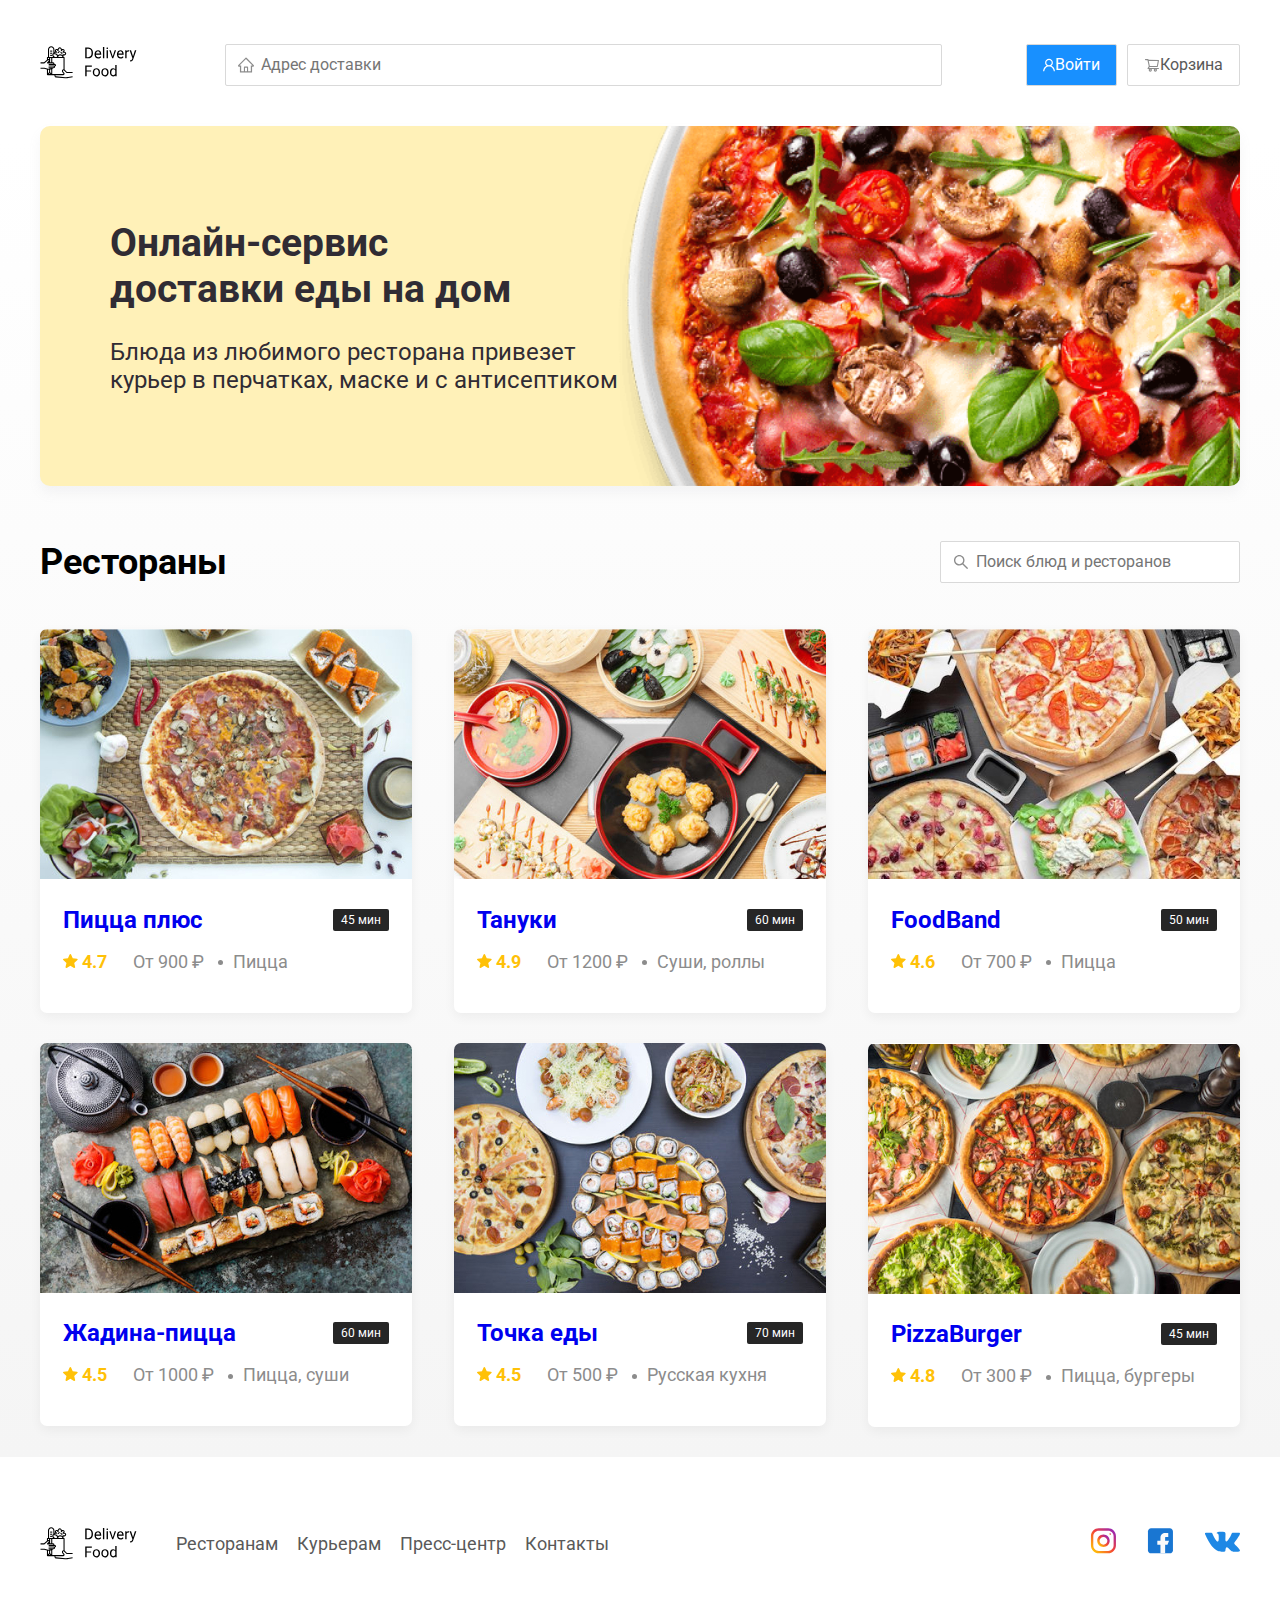
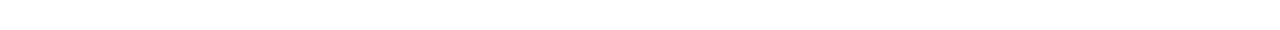
<file: index.html>
<!DOCTYPE html>
<html lang="ru">
<head>
  <meta charset="UTF-8">
  <meta name="viewport" content="width=device-width, initial-scale=1.0">
  <title>Delivery Food - Доставка еды на дом</title>
  <link href="https://fonts.googleapis.com/css?family=Roboto:400,700&display=swap&subset=cyrillic" rel="stylesheet">
  <link rel="stylesheet" href="css/normalize.css">
  <link rel="stylesheet" href="css/style.css">
</head>
<body>
  <div class="container">
    
    <header class="header">  <!-- Шапка сайта -->
      <a href="index.html" class="logo">
        <img src="img/logo.svg" alt="logo">
      </a>
      <input type="text" class="input input-address" placeholder="Адрес доставки"> <!-- Поле адреса -->
      <div class="buttons">
        <button class="button button-primary">
          <img src="img/User.svg" alt="User" class="button-icon">
          <span class="button-text">Войти</span>
        </button>
        <button class="button">
          <img src="img/shopping-cart.svg" alt="shopping cart" class="button-icon">
          <span class="button-text">Корзина</span>
        </button>
      </div>
    </header> 

  </div>

  <main class="main">
    <div class="container">

      <section class="promo">
        <h1 class="promo-title">Онлайн-сервис <br> доставки еды на дом</h1>
        <p class="promo-text">
          Блюда из любимого ресторана привезет курьер в перчатках, маске и с антисептиком
        </p>
      </section>
  
      <section class="restaurants">
        <div class="section-heading">
          <h2 class="section_title">Рестораны</h2>
          <input type="text" class="input input-search" placeholder="Поиск блюд и ресторанов">
        </div>
  
        <div class="cards">
          
          <a href="restaurant.html" class="card">
            <img src="img/image1.jpg" alt="Pizza_Plus" class="card-image">
            <div class="card-text">
              <div class="card-heading">
                <h3 class="card-title">Пицца плюс</h3>
                <span class="card-tag tag">45 мин</span>
              </div>
              <!-- card-heading -->
              <div class="card-info">
                <div class="rating">
                  <img src="img/Vector.svg" alt="star" class="rating-star">
                  4.7</div>
                <div class="price">От 900 ₽ </div>
                <div class="category">Пицца</div>
              </div>
              <!-- card-info -->
            </div>
            <!-- card-text -->
          </a>
          <!-- card -->
          
          <a href="restaurant.html" class="card" >
            <img src="img/image2.jpg" alt="Tanuki" class="card-image">
            <div class="card-text">
              <div class="card-heading">
                <h3 class="card-title">Тануки</h3>
                <span class="card-tag tag">60 мин</span>
              </div>
              <!-- card-heading -->
              <div class="card-info">
                <div class="rating">
                  <img src="img/Vector.svg" alt="star" class="rating-star">
                  4.9</div>
                <div class="price">От 1200 ₽ </div>
                <div class="category">Суши, роллы</div>
              </div>
              <!-- card-info -->
            </div>
            <!-- card-text -->
          </a>
          <!-- card -->
  
          <a href="restaurant.html" class="card">
            <img src="img/image3.jpg" alt="FoodBand" class="card-image">
            <div class="card-text">
              <div class="card-heading">
                <h3 class="card-title">FoodBand</h3>
                <span class="card-tag tag">50 мин</span>
              </div>
              <!-- card-heading -->
              <div class="card-info">
                <div class="rating"><img src="img/Vector.svg" alt="star" class="rating-star">
                  4.6</div>
                <div class="price">От 700 ₽ </div>
                <div class="category">Пицца</div>
              </div>
              <!-- card-info -->
            </div>
            <!-- card-text -->
          </a>
          <!-- card -->
  
          <a href="restaurant.html" class="card">
            <img src="img/image4.jpg" alt="Jadina-pizza" class="card-image">
            <div class="card-text">
              <div class="card-heading">
                <h3 class="card-title">Жадина-пицца</h3>
                <span class="card-tag tag">60 мин</span>
              </div>
              <!-- card-heading -->
              <div class="card-info">
                <div class="rating"><img src="img/Vector.svg" alt="star" class="rating-star">
                  4.5</div>
                <div class="price">От 1000 ₽ </div>
                <div class="category">Пицца, суши</div>
              </div>
              <!-- card-info -->
            </div>
            <!-- card-text -->
          </a>
          <!-- card -->
  
          <a href="restaurant.html" class="card">
            <img src="img/image5.jpg" alt="Tocka-edi" class="card-image">
            <div class="card-text">
              <div class="card-heading">
                <h3 class="card-title">Точка еды</h3>
                <span class="card-tag tag">70 мин</span>
              </div>
              <!-- card-heading -->
              <div class="card-info">
                <div class="rating"><img src="img/Vector.svg" alt="star" class="rating-star">
                  4.5</div>
                <div class="price">От 500 ₽ </div>
                <div class="category">Русская кухня</div>
              </div>
              <!-- card-info -->
            </div>
            <!-- card-text -->
          </a>
          <!-- card -->
  
          <a href="restaurant.html" class="card">
            <img src="img/image6.jpg" alt="PizzaBurger">
            <div class="card-text">
              <div class="card-heading">
                <h3 class="card-title">PizzaBurger</h3>
                <span class="card-tag tag">45 мин</span>
              </div>
              <!-- card-heading -->
              <div class="card-info">
                <div class="rating"><img src="img/Vector.svg" alt="star" class="rating-star">
                  4.8</div>
                <div class="price">От 300 ₽ </div>
                <div class="category">Пицца, бургеры</div>
              </div>
              <!-- card-info -->
            </div>
            <!-- card-text -->
          </a>
          <!-- card -->
  
        </div>
        <!-- cards -->
      </section>
    </div>
  </main>

  <footer class="footer">
    <div class="container">
      <div class="footer-block">
        <img src="img/logo.svg" alt="logo" class="logo footer-logo">
        <nav class="footer-nav">
          <a href="#" class="footer-link">Ресторанам</a>
          <a href="#" class="footer-link">Курьерам</a>
          <a href="#" class="footer-link">Пресс-центр</a>
          <a href="#" class="footer-link">Контакты</a>
        </nav>
        <div class="social-links">
          <a href="#" class="social-link"><img src="img/instagram.svg" alt="instagram"></a>
          <a href="#" class="social-link"><img src="img/facebook.svg" alt="facebook"></a>
          <a href="#" class="social-link"><img src="img/Vkontakte.svg" alt="vkontakte"></a>
        </div>
        <!-- social-links -->
      </div>
      <!-- footer-block -->
    </div>
    <!-- container -->
  </footer>

</body>
</html>
</file>
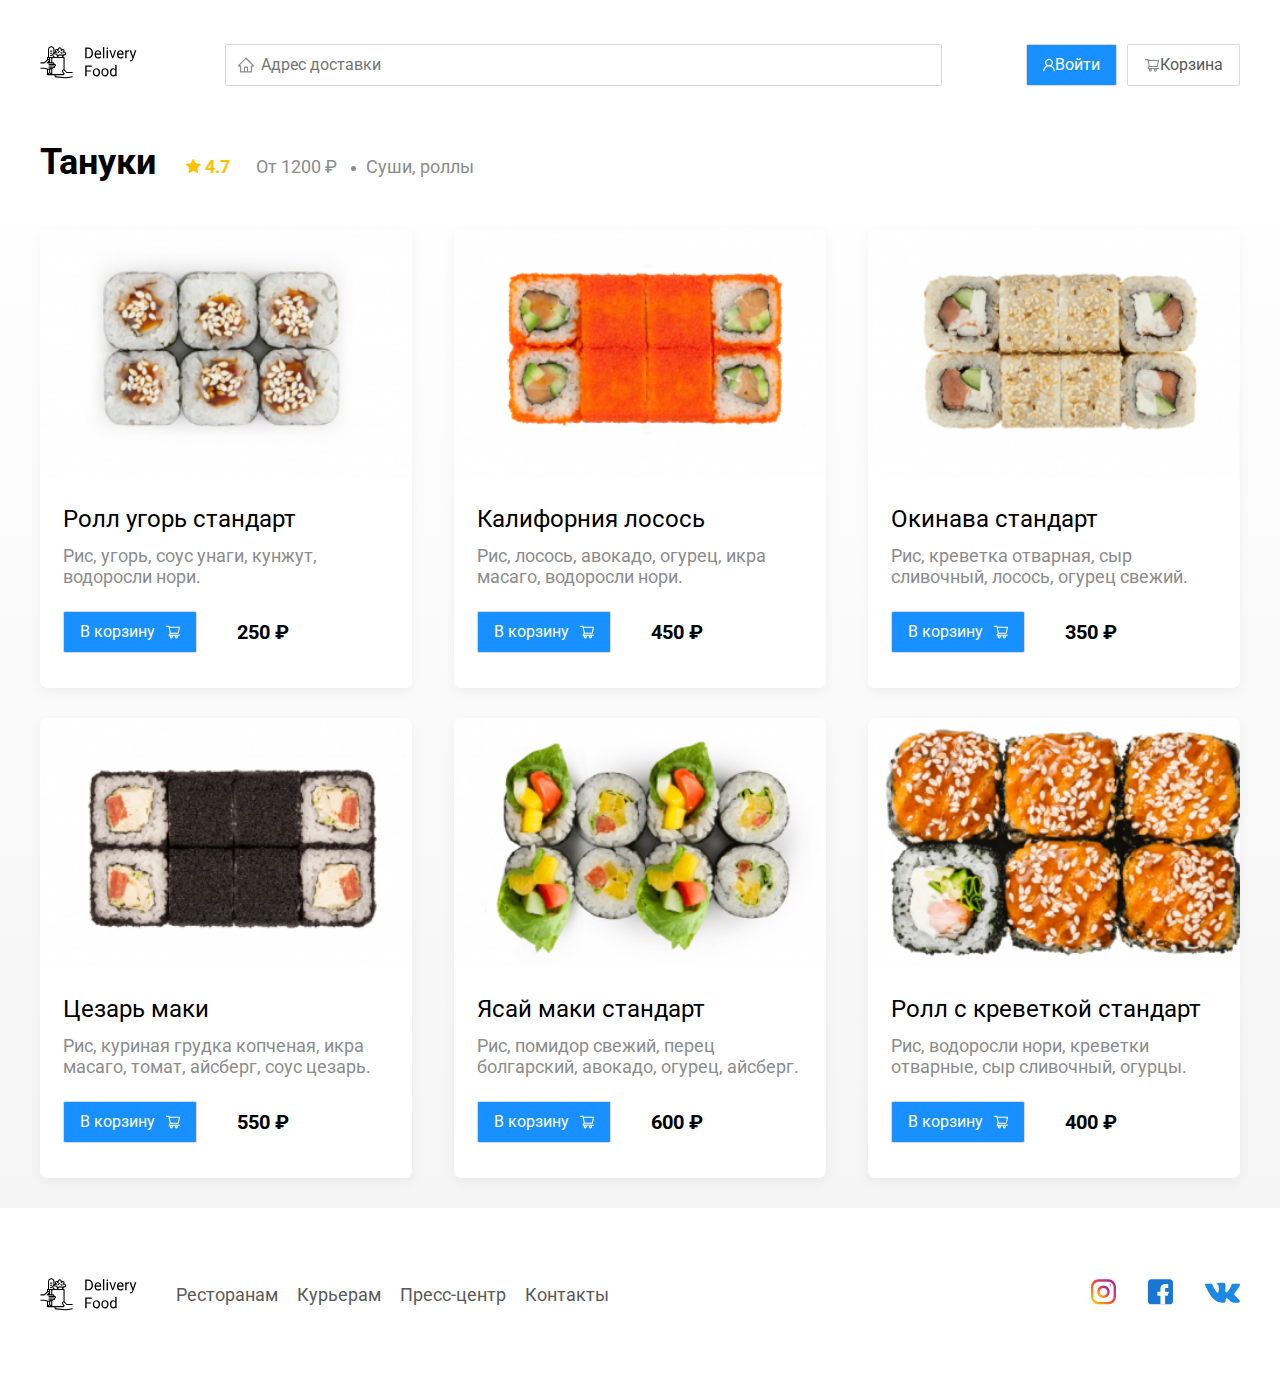
<file: restaurant.html>
<!DOCTYPE html>
<html lang="ru">
<head>
  <meta charset="UTF-8">
  <meta name="viewport" content="width=device-width, initial-scale=1.0">
  <title>PizzaBurger - Доставка еды на дом</title>
  <link href="https://fonts.googleapis.com/css?family=Roboto:400,700&display=swap&subset=cyrillic" rel="stylesheet">
  <link rel="stylesheet" href="css/normalize.css">
  <link rel="stylesheet" href="css/animate.css">
  <link rel="stylesheet" href="css/style.css">
</head>
<body>
  <div class="container">
    
    <header class="header">  <!-- Шапка сайта -->
      <a href="index.html" class="logo">
        <img src="img/logo.svg" alt="logo">
      </a>
      <input type="text" class="input input-address" placeholder="Адрес доставки"> <!-- Поле адреса -->
      <div class="buttons">
        <button class="button button-primary">
          <img src="img/User.svg" alt="User" class="button-icon">
          <span class="button-text">Войти</span>
        </button>
        <button class="button" id="cart-button">
          <img src="img/shopping-cart.svg" alt="shopping cart" class="button-icon">
          <span class="button-text">Корзина</span>
        </button>
      </div>
    </header> 

  </div>

  <main class="main">
    <div class="container">
  
      <section class="restaurants">
        <div class="section-heading">
          <h2 class="section_title">Тануки</h2>
          <div class="card-info">
            <div class="rating">
              <img src="img/Vector.svg" alt="star" class="rating-star">
              4.7</div>
            <div class="price">От 1200 ₽ </div>
            <div class="category">Суши, роллы</div>
          </div>
          <!-- card-info -->
        </div>
  
        <div class="cards">
          
          <div class="card wow fadeInUp" data-wow-delay="0.2s">
            <img src="img/rol1.jpg" alt="rol1" class="card-image">
            <div class="card-text">
              <div class="card-heading">
                <h3 class="card-title card-title-reg">Ролл угорь стандарт</h3>
              </div>
              <!-- card-heading -->
              <div class="card-info">
                <div class="ingredients">Рис, угорь, соус унаги, кунжут, водоросли нори.</div>
              </div>
              <!-- card-info -->
              <div class="card-buttons">
                <button class="button button-primary">
                  <span class="button-card-text">В корзину</span>
                  <img src="img/shopping-cart-white.svg" alt="shopping-cart" class="button-card-image">
                </button>
                <strong class="card-price-bold">250 ₽</strong>
              </div>
              <!-- card-buttons -->
            </div>
            <!-- card-text -->
          </div>
          <!-- card -->
          
          <div class="card wow fadeInUp" data-wow-delay="0.4s">
            <img src="img/rol2.jpg" alt="rol2" class="card-image">
            <div class="card-text">
              <div class="card-heading">
                <h3 class="card-title card-title-reg">Калифорния лосось <!-- стандарт --></h3>
              </div>
              <!-- card-heading -->
              <div class="card-info">
                <div class="ingredients">Рис, лосось, авокадо, огурец, икра масаго, водоросли нори.</div>
              </div>
              <!-- card-info -->
              <div class="card-buttons">
                <button class="button button-primary">
                  <span class="button-card-text">В корзину</span>
                  <img src="img/shopping-cart-white.svg" alt="shopping-cart" class="button-card-image">
                </button>
                <strong class="card-price-bold">450 ₽</strong>
              </div>
              <!-- card-buttons -->
            </div>
            <!-- card-text -->
          </div>
          <!-- card -->
  
          <div class="card wow fadeInUp" data-wow-delay="0.6s">
            <img src="img/rol3.jpg" alt="rol3" class="card-image">
            <div class="card-text">
              <div class="card-heading">
                <h3 class="card-title card-title-reg">Окинава стандарт</h3>
              </div>
              <!-- card-heading -->
              <div class="card-info">
                <div class="ingredients">Рис, креветка отварная, сыр сливочный, лосось, огурец свежий.</div>
              </div>
              <!-- card-info -->
              <div class="card-buttons">
                <button class="button button-primary">
                  <span class="button-card-text">В корзину</span>
                  <img src="img/shopping-cart-white.svg" alt="shopping-cart" class="button-card-image">
                </button>
                <strong class="card-price-bold">350 ₽</strong>
              </div>
              <!-- card-buttons -->
            </div>
            <!-- card-text -->
          </div>
          <!-- card -->
  
          <div class="card wow fadeInUp" data-wow-delay="0.2s">
            <img src="img/rol4.jpg" alt="rol4" class="card-image">
            <div class="card-text">
              <div class="card-heading">
                <h3 class="card-title card-title-reg">Цезарь маки</h3>
              </div>
              <!-- card-heading -->
              <div class="card-info">
                <div class="ingredients">Рис, куриная грудка копченая, икра масаго, томат, айсберг, соус цезарь.</div>
              </div>
              <!-- card-info -->
              <div class="card-buttons">
                <button class="button button-primary">
                  <span class="button-card-text">В корзину</span>
                  <img src="img/shopping-cart-white.svg" alt="shopping-cart" class="button-card-image">
                </button>
                <strong class="card-price-bold">550 ₽</strong>
              </div>
              <!-- card-buttons -->
            </div>
            <!-- card-text -->
          </div>
          <!-- card -->
  
          <div class="card wow fadeInUp" data-wow-delay="0.4s">
            <img src="img/rol5.jpg" alt="rol5" class="card-image">
            <div class="card-text">
              <div class="card-heading">
                <h3 class="card-title card-title-reg">Ясай маки стандарт</h3>
              </div>
              <!-- card-heading -->
              <div class="card-info">
                <div class="ingredients">Рис, помидор свежий, перец болгарский, авокадо, огурец, айсберг.</div>
              </div>
              <!-- card-info -->
              <div class="card-buttons">
                <button class="button button-primary">
                  <span class="button-card-text">В корзину</span>
                  <img src="img/shopping-cart-white.svg" alt="shopping-cart" class="button-card-image">
                </button>
                <strong class="card-price-bold">600 ₽</strong>
              </div>
              <!-- card-buttons -->
            </div>
            <!-- card-text -->
          </div>
          <!-- card -->
  
          <div class="card wow fadeInUp" data-wow-delay="0.6s">
            <img src="img/rol6.jpg" alt="rol6" class="card-image">
            <div class="card-text">
              <div class="card-heading">
                <h3 class="card-title card-title-reg">Ролл с креветкой стандарт</h3>
              </div>
              <!-- card-heading -->
              <div class="card-info">
                <div class="ingredients">Рис, водоросли нори, креветки отварные, сыр сливочный, огурцы.</div>
              </div>
              <!-- card-info -->
              <div class="card-buttons">
                <button class="button button-primary">
                  <span class="button-card-text">В корзину</span>
                  <img src="img/shopping-cart-white.svg" alt="shopping-cart" class="button-card-image">
                </button>
                <strong class="card-price-bold">400 ₽</strong>
              </div>
              <!-- card-buttons -->
            </div>
            <!-- card-text -->
          </div>
          <!-- card -->
  
        </div>
        <!-- cards -->
      </section>
    </div>
  </main>

  <footer class="footer">
    <div class="container">
      <div class="footer-block">
        <img src="img/logo.svg" alt="logo" class="logo footer-logo">
        <nav class="footer-nav">
          <a href="#" class="footer-link">Ресторанам</a>
          <a href="#" class="footer-link">Курьерам</a>
          <a href="#" class="footer-link">Пресс-центр</a>
          <a href="#" class="footer-link">Контакты</a>
        </nav>
        <div class="social-links">
          <a href="#" class="social-link"><img src="img/instagram.svg" alt="instagram"></a>
          <a href="#" class="social-link"><img src="img/facebook.svg" alt="facebook"></a>
          <a href="#" class="social-link"><img src="img/Vkontakte.svg" alt="vkontakte"></a>
        </div>
        <!-- social-links -->
      </div>
      <!-- footer-block -->
    </div>
    <!-- container -->
  </footer>

  <div class="modal">
    <div class="modal-dialog">
      <div class="modal-header">
        <h3 class="modal-title">Корзина</h3>
        <button class="close">&times;</button>
      </div>
      <!-- modal-header -->
      <div class="modal-body">
        <div class="food-row">
          <span class="food-name">Ролл угорь стандарт </span>
          <strong class="food-price">250 ₽</strong>
          <div class="food-counter">
            <button class="counter-button">-</button>
            <span class="counter">1</span>
            <button class="counter-button">+</button>
          </div>
        </div>
        <!-- foor-row -->
        <div class="food-row">
          <span class="food-name">Ролл угорь стандарт </span>
          <strong class="food-price">250 ₽</strong>
          <div class="food-counter">
            <button class="counter-button">-</button>
            <span class="counter">1</span>
            <button class="counter-button">+</button>
          </div>
        </div>
        <!-- foor-row -->
        <div class="food-row">
          <span class="food-name">Ролл угорь стандарт </span>
          <strong class="food-price">250 ₽</strong>
          <div class="food-counter">
            <button class="counter-button">-</button>
            <span class="counter">1</span>
            <button class="counter-button">+</button>
          </div>
        </div>
        <!-- foor-row -->
        <div class="food-row">
          <span class="food-name">Ролл угорь стандарт </span>
          <strong class="food-price">250 ₽</strong>
          <div class="food-counter">
            <button class="counter-button">-</button>
            <span class="counter">1</span>
            <button class="counter-button">+</button>
          </div>
        </div>
        <!-- foor-row -->
      </div>
      <!-- /.modal-body -->
      <div class="modal-footer">
        <span class="modal-pricetag">1250 ₽</span>
        <div class="footer-buttons">
          <button class="button button-primary">Оформить заказ</button>
          <button class="button">Отмена</button>
        </div>
      </div>
      <!-- modal-footer -->
    </div>
    <!-- /.modal-dialog -->
  </div>
  <script src="js/wow.min.js"></script>
  <script src="js/main.js"></script>
</body>
</html>
</file>
<file: css/style.css>
*{
  box-sizing: border-box;
}
body {
  font-family: 'Roboto', sans-serif;
  padding-top: 44px;
}
.container {
  max-width: 1200px;
  margin: auto;
}
.header {
  display: flex;
  align-items: center;
  justify-content: space-between;
  margin-bottom: 40px;
}
.input {
  background: #FFFFFF;
  border: 1px solid #D9D9D9;
  border-radius: 2px;
  font-size: 16px;
  line-height: 24px;
  padding: 8px;
  padding-left: 35px;
  background-repeat: no-repeat;
  background-position: left 11px center;
}
.input-address {
  flex: 0.8; /* при уменьшении экрана, строка будет занимать 80% от величины страницы */
  background-image: url(../img/home.svg);
}
.input-search{
  width: 300px;
  background-image: url(../img/search.svg);
  margin-left: auto; /* отъедет в правую сторону */
}
.buttons{
  display: flex;
  align-items: center;
}
.button {
  display: flex;
  align-items: center;
  padding: 8px 16px;
  background: #FFFFFF;
  border: 1px solid #D9D9D9;
  box-sizing: border-box;
  box-shadow: 0px 0px 2px rgba(0, 0, 0, 0.0015);
  border-radius: 2px;
  color: #595959;
  font-size: 16px;
  line-height: 24px;
}
.button-primary {
  background: #1890FF;
  border: 1px solid #D9D9D9;
  color: #FFFFFF;
  margin-right: 10px;
}
.button-text {
  vertical-align: middle;
}
.button-card-text {
  margin-right: 10px;
}
.promo {
  box-shadow: 0px 7px 12px rgba(158, 158, 163, 0.1);
  background: #FFF1B8 url(../img/promo_img.png) no-repeat center right -250px/900px;
  border-radius: 10px;
  padding: 68px 70px;
}
.promo-title {
  font-style: normal;
  font-weight: bold;
  font-size: 39px;
  line-height: 46px;
  color: #302C34;
}
.promo-text {
  max-width: 350px;  
  font-style: normal;
  font-weight: normal;
  font-size: 24px;
  line-height: 28px;
  color: #302C34;
  max-width: 538px;
}
.main {
  background: linear-gradient(180deg, rgba(245, 245, 245, 0) 1.04%, #F5F5F5 100%);
}
.section-heading {
  display: flex;
  align-items: center;
/*   justify-content: space-between; */
  margin-top: 55px;
}
.section_title {
  font-style: normal;
  font-weight: bold;
  font-size: 36px;
  line-height: 42px;
  color: #000000;
  margin: 0; /* отключаем все ненужные отступы */
  margin-right: 30px;
}
.cards {
  display: flex;
  flex-wrap: wrap;
  align-items: flex-start;
  justify-content: space-between;
  margin-top: 46px;
}
.card {
  background: #FFFFFF;
  box-shadow: 0px 4px 12px rgba(0, 0, 0, 0.05);
  border-radius: 7px;
  overflow: hidden; /* свойство которое скрывает все, что находится за пределами карточки */
  margin-bottom: 30px;
  flex-basis: 31%; /* при уменьшении экрана, столько занимает один блок */
  text-decoration: none;
}
.card-image {
  width: 384px;
  height: 250px;
  object-fit: cover; /* если заказчик подставляет картинку др размера, она автоматом будет обрезаться */
}
.card-text {
  padding: 20px 23px 35px 23px;
}
.card-heading {
  display: flex;
  align-items: center;
  justify-content: space-between;
}
.card-title {
  margin: 0; /* отключаем марджин */
  font-style: normal;
  font-weight: bold;
  font-size: 24px;
  line-height: 32px;
}
.card-title-reg {
  font-weight: normal;
}
.card-tag {
  font-style: normal;
  font-weight: normal;
  font-size: 12px;
  line-height: 20px;
  color: #FFFFFF;
  background: #262626;
  border-radius: 2px;
  padding: 1px 8px;
}
.card-info {
  display: flex;
  align-items: center;
  flex-wrap: wrap;/* не переносится текст, сохраняется возле звезды - адаптив */
  margin-top: 10px;
}
.card-buttons {
  display: flex;
  align-items: center;
  margin-top: 24px;
}
.card-price-bold {
  font-weight: bold;
  font-size: 20px;
  line-height: 32px;
  margin-left: 30px;
}
.rating {
  margin-right: 26px;
  color: #FFC107;
  font-style: normal;
  font-weight: bold;
  font-size: 18px;
  line-height: 32px;
}
.price,
.category {
  font-style: normal;
  font-weight: normal;
  font-size: 18px;
  line-height: 32px;
  color: #8C8C8C;
}
.price {
  margin-right: 10px;
}
.ingredients {
  font-size: 18px;
  line-height: 21px;
  color: #8C8C8C;
}
.category {
  text-overflow: ellipsis;/* адаптив Добавляем многоточие*/
  overflow: hidden;/* адаптив Обрезаем все что не помещается в область*/
  white-space: nowrap;/* адаптив Запрещаем перенос строки*/
  max-width: 150px;/* адаптив */
}
/* псевдоэлемент для создания серой точки */
.price:after {
  content: "";
  width: 5px;
  height: 5px;
  background-color: #8C8C8C;
  display: inline-block;
  vertical-align: middle;
  border-radius: 50%;
  margin-left: 10px;
}
.footer {
  padding: 68px 0;
}
.footer-block {
  display: flex;
  align-items: center;
  justify-content: space-between;
}
.footer-nav {
  margin-left: 35px;
  margin-right: auto;
}
.footer-link {
  display: inline-block;
  color: #595959;
  text-decoration: none; /* чтоб текст не был подчеркнут */
  font-style: normal;
  font-weight: normal;
  font-size: 18px;
  line-height: 21px;
}
.footer-link:not(:last-child) {
  margin-right: 15px;
}
.social-links {
  display: flex;
  align-items: center;
}
.social-link:not(:last-child) {
  margin-right: 31px;
}
/* делаем модальное окно - корзину с товарами */
.modal {
  position: fixed;
  left: 0;
  top: 0;
  width: 100%; /* 100% от родителя */
  height: 100%; /* 100% от родителя */
  background: rgba(66, 66, 66, 0.4);
  display: none;/* чтоб окно было по-центру, для родителя */
}
.is-open {
  display: flex;
}
.modal-dialog {
  min-width: 580px;
  height: 95%; /* по-умолчанию окно будет 95% но не больше чем 780пкс */
  max-height: 485px;
  background: #FFFFFF;
  border-radius: 5px;
  margin: auto; /* чтоб окно было по-центру, для дитя */
  padding: 40px 45px;
  overflow-y: auto;
}
.modal-header {
  display: flex;
  align-items: center;
  justify-content: space-between;
  margin-bottom: 45px;
}
.modal-title {
  margin: 0;
  font-style: normal;
  font-weight: bold;
  font-size: 36px;
  line-height: 42px;
}
.close {
  font-size: 36px;
  border: none;
  background-color: transparent;
}
.modal-body {
  margin-bottom: 32px;
}
.food-row {
  display: flex;
  align-items: flex-start; /* все элементы встают в линию */
  justify-content: space-between;
  padding-bottom: 8px;
  border-bottom: 1px solid #D9D9D9;
  margin-bottom: 15px;
}
.food-name {
  font-weight: normal;
  font-size: 18px;
  line-height: 32px;
}
.food-price {
  margin-left: auto;
  margin-right: 47px;
  font-weight: bold;
  font-size: 20px;
  line-height: 32px;
}
.food-counter {
  display: flex;
  align-items: center;
}
.counter-button {
  display: flex;
  align-items: center;
  justify-content: center;
  width: 39px;
  height: 32px;
  background: #FFFFFF;
  border: 1px solid #40A9FF;
  box-sizing: border-box;
  border-radius: 2px;
  font-weight: normal;
  font-size: 14px;
  line-height: 22px;
  color: #40A9FF;
}
.counter {
  font-size: 16px;
  line-height: 24px;
  margin-left: 10px;
  margin-right: 10px;
}
.modal-footer {
  display: flex;
  align-items: center;
  justify-content: space-between;
}
.footer-buttons {
  display: flex;
  align-items: center;
}
.modal-pricetag {
  background: #262626;
  border-radius: 5px;
  color: #FFFFFF;
  padding: 15px 20px;
  font-size: 20px;
  line-height: 23px;
}
/* адаптив сайта для др устр-в */
@media (max-width: 1200px) {
 .container {
   max-width: 960px;
 }
 .promo {
    background-position: center right -350px;
    background-size: 600px;
 }
 .category, .price {
    font-size: 14px;
 }
}
@media (max-width: 992px) { /* в случае экрана с такой шириной -> */
  .container {
    max-width: 750px; /* -> макс ширина контейнера  */
  }
  .promo {
    padding: 50px; /* уменьшаем отступы */
    background-size: 500px; /* уменьшаем картинку в промо */
    background-position: center right -250px;
  }
  .promo-text {
    font-size: 18px;
    max-width: 400px;
  }
  .card {
    flex-basis: 49%; /* чтоб блоки с ресторанами выходили двумя блоками */
  }
  .footer-link {
    font-size: 16px;
  }
}
@media (max-width: 768px) {
  .container {
    max-width: 560px;
  }
  .card-info {
    flex-wrap: wrap; /* возможность переносить текст на новую строчку(рейтинг останеся, остальное съедет) */
  }
  .card-rating {
    flex-basis: 100%;
  }
  .card-title {
    font-size: 18px;
  }
  .promo {
    background-size: 400px;
    background-position: bottom 40px right -200px;
  }
  .promo-title {
    font-size: 24px;
    line-height: 1.4;
  }
  .promo-text {
    margin: 0;
  }
}
@media (max-width: 578px) {
  .container {
    width: 90%;
  }
  .header {
    flex-wrap: wrap;
  }
  .input-address {
    margin-top: 15px;
    order: 5; /* чтобы строка поиска стала последней и опустилась на след строчку */
    flex: 1; /* растянуть на всю ширину */
  }
  .promo {
    background-image: none; /* убираем картинку */
  }
  .promo-title {
    margin-bottom: 10px; /* делаем отступ у текста по-меньше */
  }
  .section_title {
    font-size: 20px;
  }
  .card {
    flex-basis: 100%;
  }
  .card-image {
    width: 100%;
  }
  .footer {
    padding: 30px 0;
  }
  .footer-block {
    align-items: flex-start;
  }
  .footer-nav {
    margin-left: 0;
    margin-right: 0;
    order: 0;
    display: flex;
    flex-direction: column;
  }
  .footer-logo {
    margin-right: 15px;
    order: 1;
  }
  .social-links {
    order: 2;
  }
}
@media (max-width: 480px) {
  .button-text {
    display: none; /* скрываем текст из иконок в шапке профиля */
  }
  .button-icon {
    margin: 0; /* отключить отступы у кнопок */
  }
  .button {
    min-height: 40px; /* вчобы выровнить кнопки по высоте */
    font-size: 14px;
    line-height: 24px;
  }
  .promo {
    padding: 20px;
  }
  .section-heading {
    flex-wrap: wrap;/* перенесем на новую строку поле */
  }
  .footer-block {
    flex-wrap: wrap;
    flex-direction: column;
    align-items: center;
  }
  .footer-logo {
    order: 0;
    margin-bottom: 20px;
  }
  .footer-nav {
    margin-bottom: 20px;
    text-align: center;
  }
  .footer-link:not(:last-child) {
    margin-right: 0;
  }
  .modal-dialog {
    min-width: 380px;
    max-height: 485px;
    padding: 20px 25px;
  }
  .modal-header {
    margin: 0;
    margin-bottom: 15px;
  }
  .modal-title {
    font-size: 26px;
    line-height: 42px;
  }
  .modal-body {
    max-width: 300px;
    margin-bottom: 5px;
  }
  .food-row {
    align-items: center;
  }
  .food-price {
    box-sizing: border-box;
    width: 80px;
    margin-left: 0px;
    margin-right: 14px;
    font-size: 20px;
    line-height: 32px;
  }
  .modal-pricetag {
    padding: 13px 17px;
    font-size: 16px;
    line-height: 18px;
  }
}
</file>
